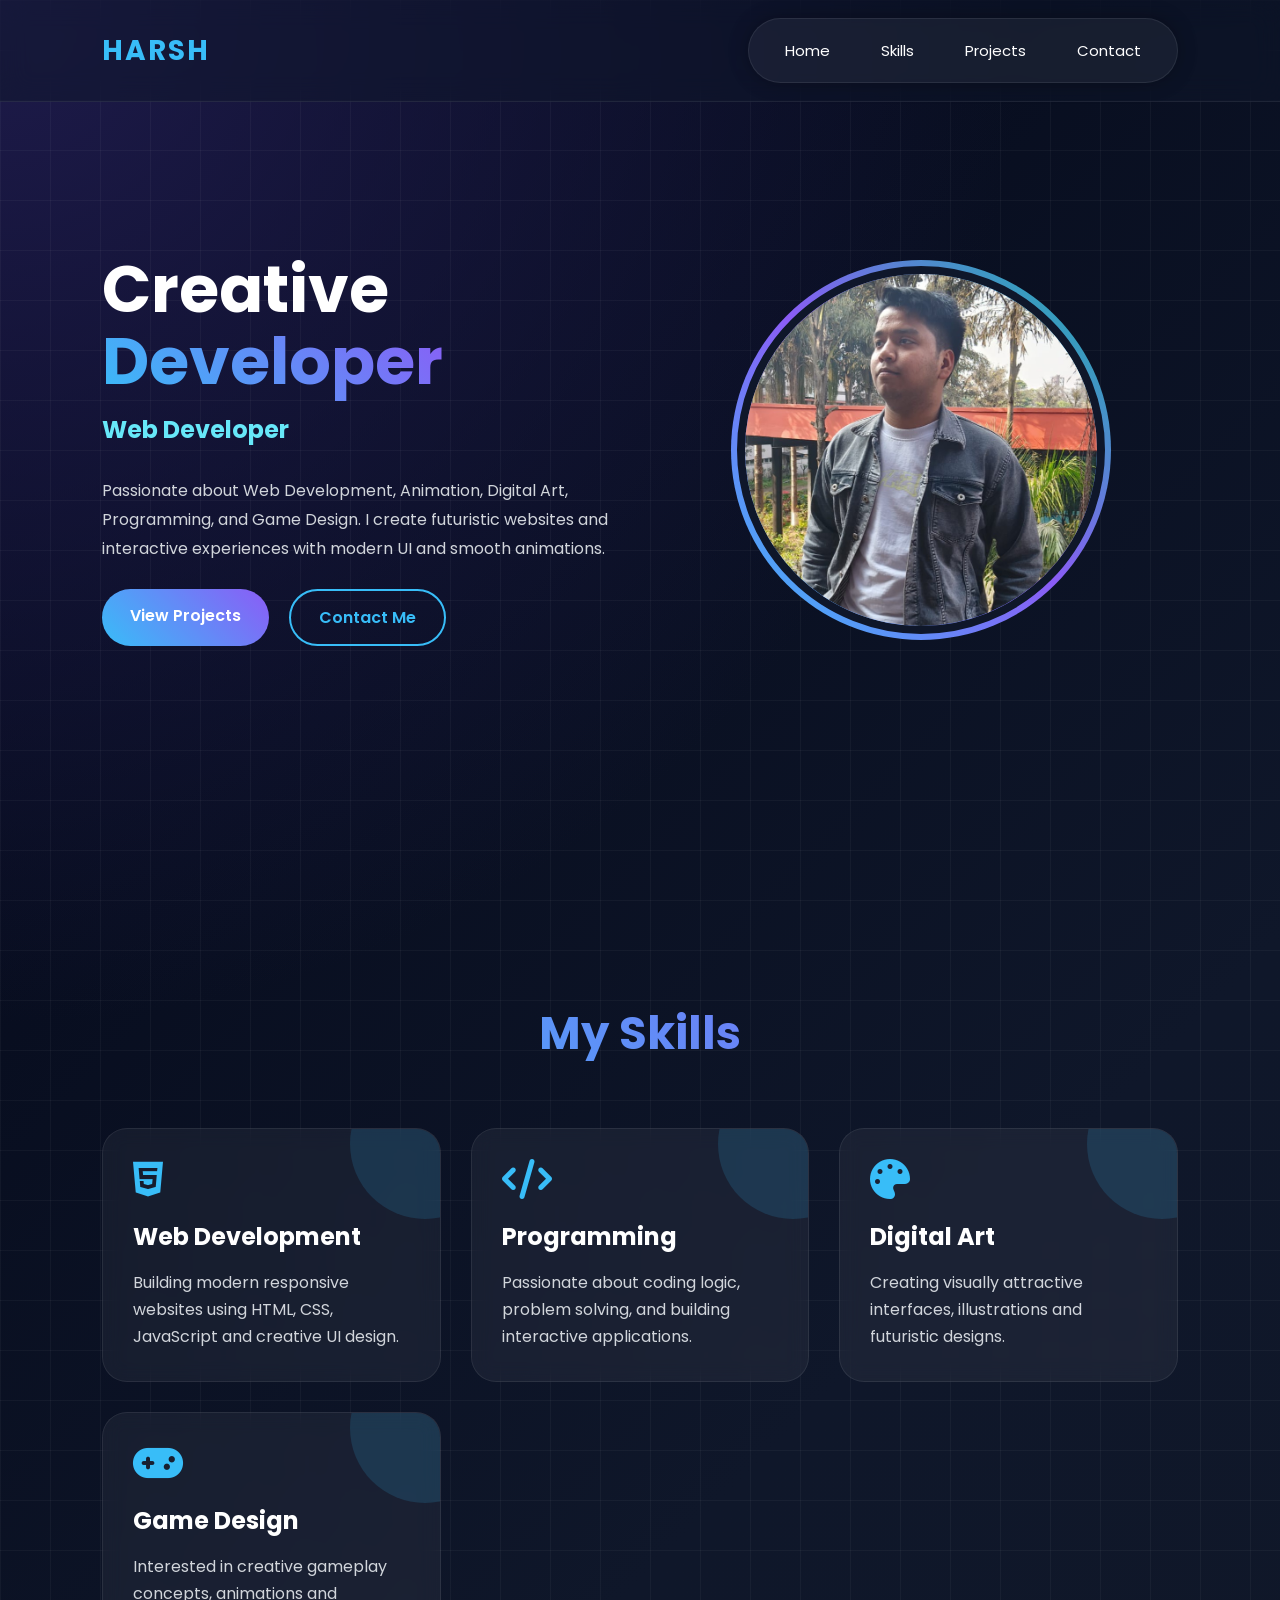
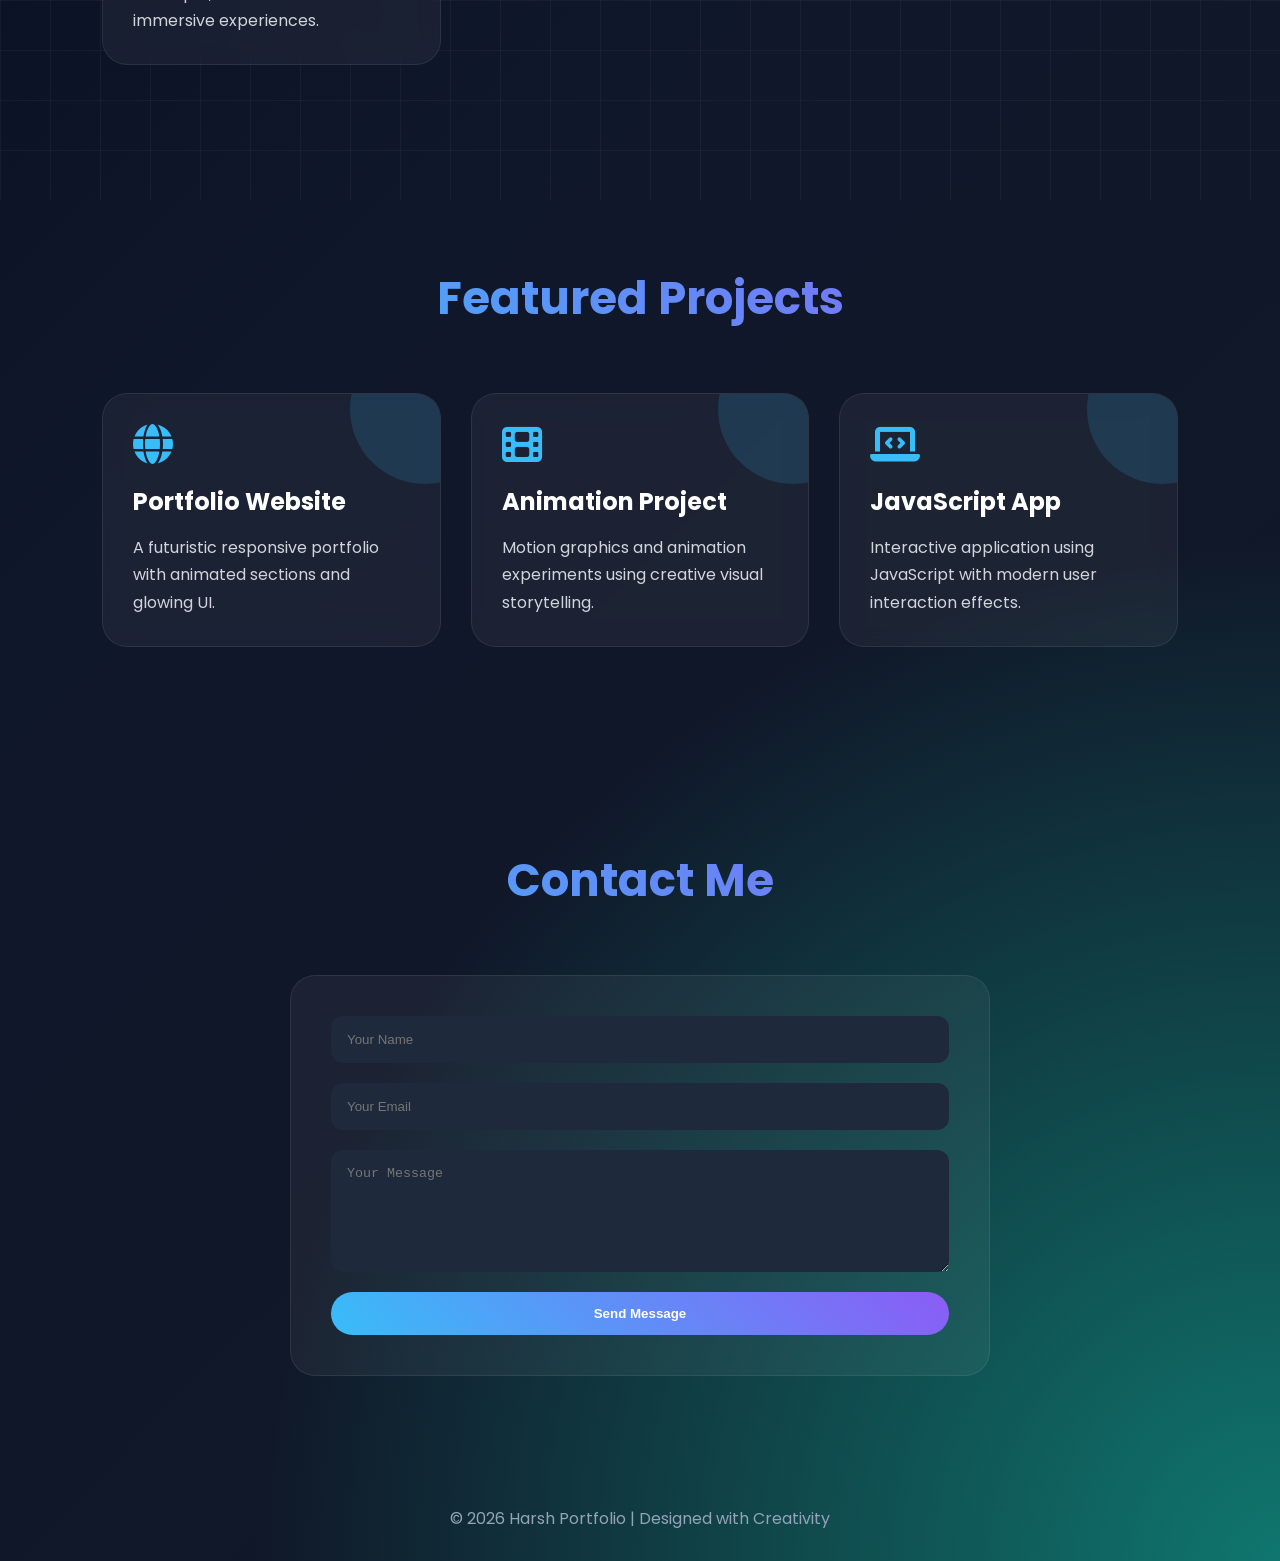
<file: portfolio/index.html>
<!DOCTYPE html>
<html lang="en">
<head>
<meta charset="UTF-8" />
<meta name="viewport" content="width=device-width, initial-scale=1.0"/>

<title>Creative Developer Portfolio</title>

<!-- GOOGLE FONT -->
<link href="https://fonts.googleapis.com/css2?family=Poppins:wght@300;400;500;600;700&display=swap" rel="stylesheet">

<!-- ICONS -->
<link rel="stylesheet"
href="https://cdnjs.cloudflare.com/ajax/libs/font-awesome/6.5.1/css/all.min.css"/>

<style>

*{
    margin:0;
    padding:0;
    box-sizing:border-box;
    scroll-behavior:smooth;
}

body{
    font-family:'Poppins',sans-serif;
    background:
    radial-gradient(circle at top left,#1e1b4b 0%,transparent 30%),
    radial-gradient(circle at bottom right,#0f766e 0%,transparent 30%),
    linear-gradient(135deg,#020617,#0f172a,#111827);
    color:white;
    overflow-x:hidden;
}

/* Animated Background */

body::before{
    content:"";
    position:fixed;
    width:200%;
    height:200%;
    background-image:
    linear-gradient(rgba(255,255,255,0.04) 1px,transparent 1px),
    linear-gradient(90deg,rgba(255,255,255,0.04) 1px,transparent 1px);
    background-size:50px 50px;
    animation:moveBg 20s linear infinite;
    z-index:-1;
}

@keyframes moveBg{
    0%{
        transform:translate(0,0);
    }
    100%{
        transform:translate(-50px,-50px);
    }
}

/* NAVBAR */

header{
    position:fixed;
    width:100%;
    top:0;
    z-index:1000;
    padding:18px 8%;
    backdrop-filter:blur(14px);
    background:rgba(15,23,42,0.5);
    border-bottom:1px solid rgba(255,255,255,0.08);

    display:flex;
    justify-content:space-between;
    align-items:center;
}

.logo{
    font-size:28px;
    font-weight:700;
    color:#38bdf8;
    letter-spacing:2px;
}

nav{
    display:flex;
    gap:15px;
    background:rgba(255,255,255,0.05);
    padding:10px 18px;
    border-radius:50px;
    border:1px solid rgba(255,255,255,0.08);
    box-shadow:0 0 20px rgba(0,0,0,0.3);
}

nav a{
    text-decoration:none;
    color:white;
    padding:10px 18px;
    border-radius:30px;
    transition:0.3s;
    font-size:15px;
}

nav a:hover{
    background:linear-gradient(45deg,#38bdf8,#8b5cf6);
    transform:translateY(-2px);
}

/* HERO */

.hero{
    min-height:100vh;
    display:flex;
    justify-content:space-between;
    align-items:center;
    padding:120px 8%;
    gap:50px;
    flex-wrap:wrap;
}

.hero-text{
    flex:1;
    min-width:300px;
}

.hero-text h1{
    font-size:65px;
    line-height:1.1;
}

.hero-text span{
    background:linear-gradient(45deg,#38bdf8,#8b5cf6);
    -webkit-background-clip:text;
    color:transparent;
}

.hero-text h3{
    margin-top:15px;
    color:#67e8f9;
    font-size:24px;
    height:40px;
}

.hero-text p{
    margin:25px 0;
    line-height:1.8;
    color:#d1d5db;
    max-width:600px;
}

.buttons{
    display:flex;
    gap:20px;
    flex-wrap:wrap;
}

.btn{
    padding:14px 28px;
    border-radius:40px;
    text-decoration:none;
    font-weight:600;
    transition:0.4s;
}

.primary-btn{
    background:linear-gradient(45deg,#38bdf8,#8b5cf6);
    color:white;
}

.secondary-btn{
    border:2px solid #38bdf8;
    color:#38bdf8;
}

.btn:hover{
    transform:translateY(-5px) scale(1.03);
    box-shadow:0 0 25px rgba(56,189,248,0.4);
}

/* HERO IMAGE */

.hero-image{
    flex:1;
    display:flex;
    justify-content:center;
    min-width:300px;
}

.circle{
    width:380px;
    height:380px;
    border-radius:50%;
    background:
    linear-gradient(45deg,#38bdf8,#8b5cf6,#14b8a6);
    padding:6px;
    animation:rotate 10s linear infinite;
}

.circle img{
    width:100%;
    height:100%;
    object-fit:cover;
    border-radius:50%;
    border:8px solid #0f172a;
}

@keyframes rotate{
    100%{
        transform:rotate(360deg);
    }
}

/* SECTION */

section{
    padding:100px 8%;
}

.section-title{
    text-align:center;
    font-size:45px;
    margin-bottom:60px;
    background:linear-gradient(45deg,#38bdf8,#8b5cf6);
    -webkit-background-clip:text;
    color:transparent;
}

/* CARDS */

.grid{
    display:grid;
    grid-template-columns:repeat(auto-fit,minmax(260px,1fr));
    gap:30px;
}

.card{
    background:rgba(255,255,255,0.05);
    border:1px solid rgba(255,255,255,0.08);
    padding:30px;
    border-radius:25px;
    backdrop-filter:blur(10px);
    transition:0.4s;
    position:relative;
    overflow:hidden;
}

.card::before{
    content:"";
    position:absolute;
    width:150px;
    height:150px;
    background:rgba(56,189,248,0.15);
    border-radius:50%;
    top:-60px;
    right:-60px;
}

.card:hover{
    transform:translateY(-10px);
    box-shadow:0 0 35px rgba(56,189,248,0.2);
}

.card i{
    font-size:40px;
    margin-bottom:20px;
    color:#38bdf8;
}

.card h3{
    margin-bottom:15px;
    font-size:24px;
}

.card p{
    color:#d1d5db;
    line-height:1.7;
}

/* CONTACT */

.contact-box{
    max-width:700px;
    margin:auto;
    background:rgba(255,255,255,0.05);
    padding:40px;
    border-radius:25px;
    border:1px solid rgba(255,255,255,0.08);
}

.contact-box form{
    display:flex;
    flex-direction:column;
    gap:20px;
}

.contact-box input,
.contact-box textarea{
    padding:16px;
    border:none;
    outline:none;
    border-radius:12px;
    background:#1e293b;
    color:white;
}

.contact-box button{
    border:none;
    cursor:pointer;
}

/* FOOTER */

footer{
    padding:30px;
    text-align:center;
    color:#94a3b8;
}

/* MOBILE */

@media(max-width:900px){

    .hero{
        flex-direction:column-reverse;
        text-align:center;
    }

    .hero-text h1{
        font-size:50px;
    }

    nav{
        gap:5px;
        padding:8px;
    }

    nav a{
        padding:8px 12px;
        font-size:13px;
    }

    .circle{
        width:300px;
        height:300px;
    }
}

</style>
</head>

<body>

<!-- NAVBAR -->

<header>

    <div class="logo">HARSH</div>

    <nav>
        <a href="#home">Home</a>
        <a href="#skills">Skills</a>
        <a href="#projects">Projects</a>
        <a href="#contact">Contact</a>
    </nav>

</header>

<!-- HERO -->

<section class="hero" id="home">

    <div class="hero-text">

        <h1>
            Creative <span>Developer</span>
        </h1>

        <h3 id="typing"></h3>

        <p>
            Passionate about Web Development, Animation,
            Digital Art, Programming, and Game Design.
            I create futuristic websites and interactive
            experiences with modern UI and smooth animations.
        </p>

        <div class="buttons">
            <a href="#projects" class="btn primary-btn">
                View Projects
            </a>

            <a href="#contact" class="btn secondary-btn">
                Contact Me
            </a>
        </div>

    </div>

    <div class="hero-image">

        <div class="circle">
            <img src="IMG-20260221-WA0023(1).jpg.jpeg">
        </div>

    </div>

</section>

<!-- SKILLS -->

<section id="skills">

    <h2 class="section-title">My Skills</h2>

    <div class="grid">

        <div class="card">
            <i class="fa-brands fa-html5"></i>
            <h3>Web Development</h3>
            <p>
                Building modern responsive websites using
                HTML, CSS, JavaScript and creative UI design.
            </p>
        </div>

        <div class="card">
            <i class="fa-solid fa-code"></i>
            <h3>Programming</h3>
            <p>
                Passionate about coding logic, problem solving,
                and building interactive applications.
            </p>
        </div>

        <div class="card">
            <i class="fa-solid fa-palette"></i>
            <h3>Digital Art</h3>
            <p>
                Creating visually attractive interfaces,
                illustrations and futuristic designs.
            </p>
        </div>

        <div class="card">
            <i class="fa-solid fa-gamepad"></i>
            <h3>Game Design</h3>
            <p>
                Interested in creative gameplay concepts,
                animations and immersive experiences.
            </p>
        </div>

    </div>

</section>

<!-- PROJECTS -->

<section id="projects">

    <h2 class="section-title">Featured Projects</h2>

    <div class="grid">

        <div class="card">
            <i class="fa-solid fa-globe"></i>
            <h3>Portfolio Website</h3>
            <p>
                A futuristic responsive portfolio with
                animated sections and glowing UI.
            </p>
        </div>

        <div class="card">
            <i class="fa-solid fa-film"></i>
            <h3>Animation Project</h3>
            <p>
                Motion graphics and animation experiments
                using creative visual storytelling.
            </p>
        </div>

        <div class="card">
            <i class="fa-solid fa-laptop-code"></i>
            <h3>JavaScript App</h3>
            <p>
                Interactive application using JavaScript
                with modern user interaction effects.
            </p>
        </div>

    </div>

</section>

<!-- CONTACT -->

<section id="contact">

    <h2 class="section-title">Contact Me</h2>

    <div class="contact-box">

        <form id="contactForm">

            <input type="text" placeholder="Your Name" required>

            <input type="email" placeholder="Your Email" required>

            <textarea rows="6"
            placeholder="Your Message"
            required></textarea>

            <button class="btn primary-btn">
                Send Message
            </button>

        </form>

    </div>

</section>

<!-- FOOTER -->

<footer>
    © 2026 Harsh Portfolio | Designed with Creativity
</footer>

<!-- JAVASCRIPT -->

<script>

const texts = [
    "Web Developer",
    "Creative Programmer",
    "Digital Artist",
    "Game Designer"
];

let count = 0;
let index = 0;
let currentText = "";
let letter = "";

(function type(){

    if(count === texts.length){
        count = 0;
    }

    currentText = texts[count];
    letter = currentText.slice(0, ++index);

    document.getElementById("typing").textContent = letter;

    if(letter.length === currentText.length){

        count++;
        index = 0;

        setTimeout(type,1200);

    }else{

        setTimeout(type,100);
    }

})();

document
.getElementById("contactForm")
.addEventListener("submit",function(e){

    e.preventDefault();

    alert("Message Sent Successfully!");

});

</script>

</body>
</html>
</file>
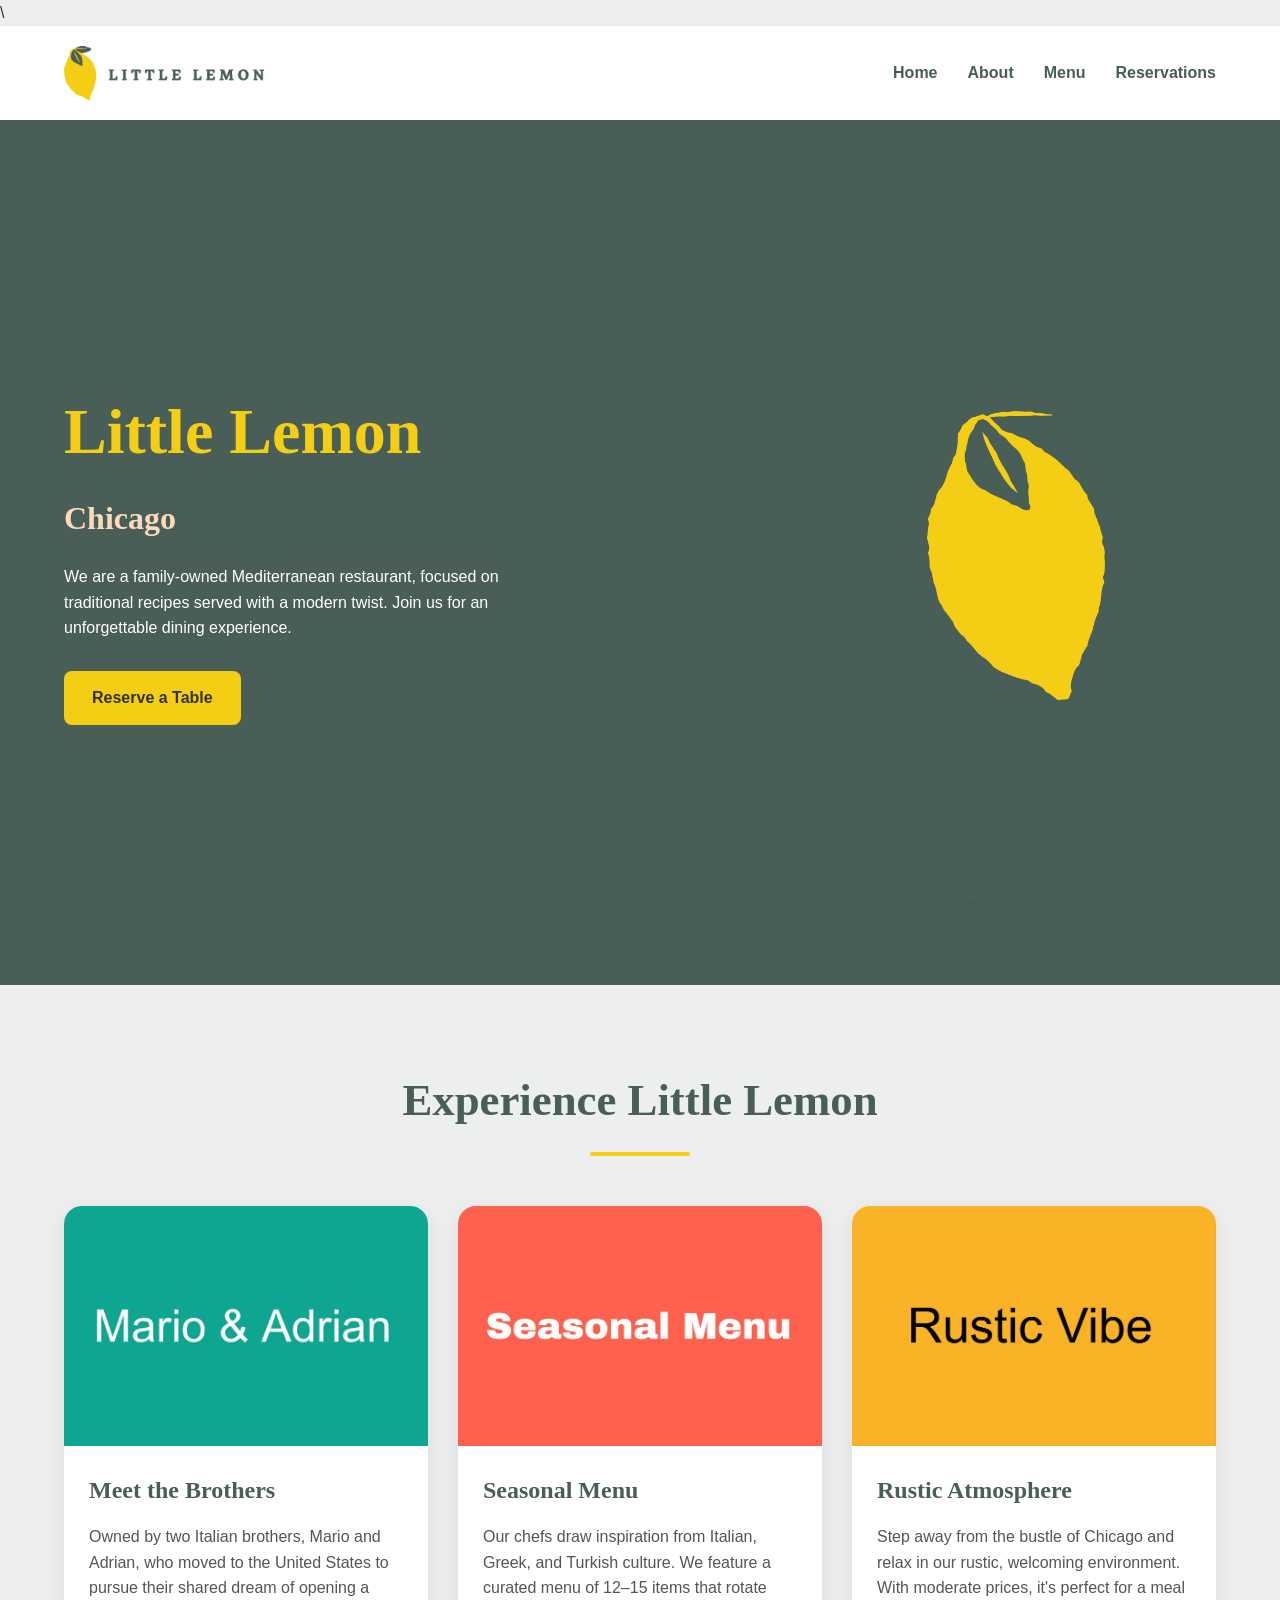
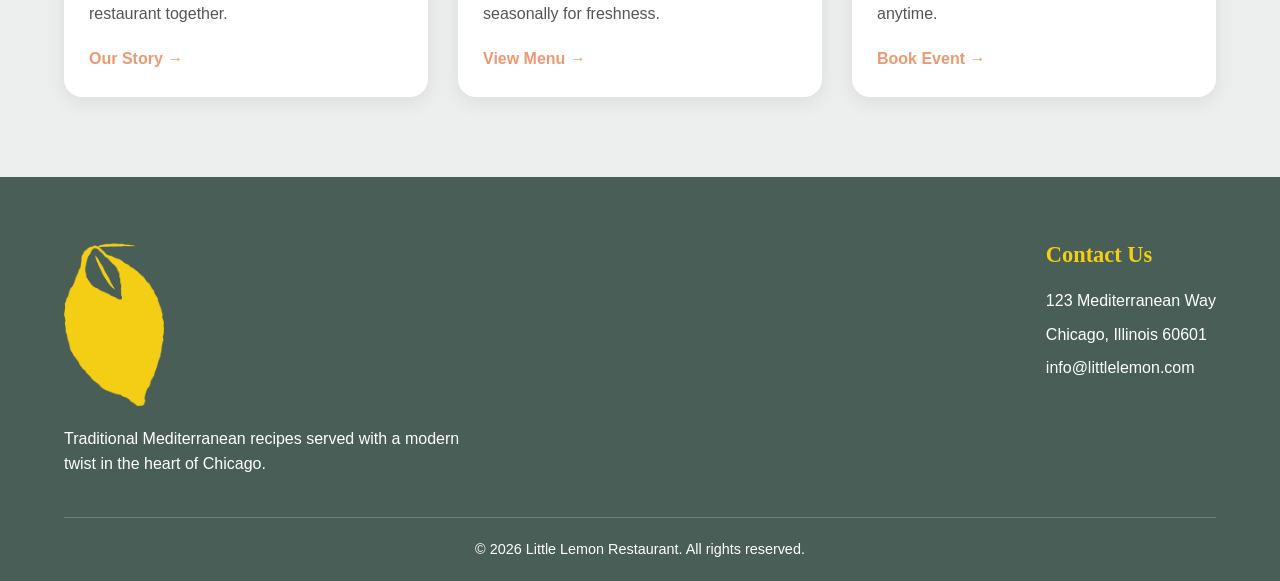
<file: project2/index.html>
\<!DOCTYPE html>
<html lang="en">
<head>
    <meta charset="UTF-8">
    <meta name="viewport" content="width=device-width, initial-scale=1.0">
    <title>Little Lemon</title>
    <link rel="stylesheet" href="style.css">
</head>
<body>
    <header>
        <div class="header-inner">
            <a href="#" class="logo">
                <img src="Asset 16@4x.png" alt="Little Lemon Logo" class="logo_img">
            </a>
            
            <nav>
                <ul>
                    <li><a href="#">Home</a></li>
                    <li><a href="#">About</a></li>
                    <li><a href="#">Menu</a></li>
                    <li><a href="#">Reservations</a></li>
                </ul>
            </nav>
        </div>
    </header>
    <main>
        <section class ="banner">

        </section>
        <section class= "highlight">
            <div class="container banner-inner">
                <div class="banner-content">
                    <h1 class="serif">Little Lemon</h1>
                    <h2 class="serif">Chicago</h2>
                    <p>We are a family-owned Mediterranean restaurant, focused on traditional recipes served with a modern twist. Join us for an unforgettable dining experience.</p>
                    <a href="#" class="btn">Reserve a Table</a>
                </div>
                <div class="banner-image">
                    <img src="Asset 20@4x.png" alt="Little Lemon Emblem">
                </div>
            </div>
        </section>
        <section class="highlights container">
            <div class="section-header">
                <h2 class="serif">Experience Little Lemon</h2>
                <div class="divider"></div>
            </div>

            <div class="grid-cards">
                <!-- Card 1 -->
                <article class="card">
                    <div class="card-img-container">
                        <img src="mario.jpeg" alt="Mario and Adrian">
                    </div>
                    <div class="card-content">
                        <h3 class="serif">Meet the Brothers</h3>
                        <p>Owned by two Italian brothers, Mario and Adrian, who moved to the United States to pursue their shared dream of opening a restaurant together.</p>
                        <a href="#" class="card-link">Our Story &rarr;</a>
                    </div>
                </article>

                <!-- Card 2 -->
                <article class="card">
                    <div class="card-img-container">
                        <img src="seasonal.jpeg" alt="Mediterranean Dish">
                    </div>
                    <div class="card-content">
                        <h3 class="serif">Seasonal Menu</h3>
                        <p>Our chefs draw inspiration from Italian, Greek, and Turkish culture. We feature a curated menu of 12–15 items that rotate seasonally for freshness.</p>
                        <a href="#" class="card-link">View Menu &rarr;</a>
                    </div>
                </article>

                <!-- Card 3 -->
                <article class="card">
                    <div class="card-img-container">
                        <img src="rustic.jpeg" alt="Restaurant Interior">
                    </div>
                    <div class="card-content">
                        <h3 class="serif">Rustic Atmosphere</h3>
                        <p>Step away from the bustle of Chicago and relax in our rustic, welcoming environment. With moderate prices, it's perfect for a meal anytime.</p>
                        <a href="#" class="card-link">Book Event &rarr;</a>
                    </div>
                </article>
            </div>
        </section>
    </main>
    <footer>
        <div class="container">
            <div class="footer-inner">
                <div class="footer-brand">
                    <img src="Asset 9@4x.png" alt="Little Lemon Icon" class="footer-logo">
                    <p>Traditional Mediterranean recipes served with a modern twist in the heart of Chicago.</p>
                </div>
                
                <div class="footer-links">
                    <h4 class="serif">Contact Us</h4>
                    <p>123 Mediterranean Way</p>
                    <p>Chicago, Illinois 60601</p>
                    <p>info@littlelemon.com</p>
                </div>
            </div>
            
            <div class="copyright">
                <p>&copy; 2026 Little Lemon Restaurant. All rights reserved.</p>
            </div>
        </div>
    </footer>
</body>
</html>
</file>
<file: project2/style.css>
/* =========================
   COLOR THEME
========================= */

:root {
    --primary-green: #495E57;
    --primary-yellow: #F4CE14;
    --secondary-orange: #EE9972;
    --secondary-pink: #FBDABB;
    --light-gray: #EDEFEE;
    --dark-text: #333333;
}

/* =========================
   RESET
========================= */

* {
    margin: 0;
    padding: 0;
    box-sizing: border-box;
}

/* =========================
   BASE STYLES
========================= */

body {
    font-family: Arial, sans-serif;
    background-color: var(--light-gray);
    color: var(--dark-text);
    line-height: 1.6;
}

img {
    width: 100%;
    display: block;
}

a {
    text-decoration: none;
}

ul {
    list-style: none;
}

.container {
    width: 90%;
    max-width: 1200px;
    margin: auto;
}

.serif {
    font-family: Georgia, serif;
}

/* =========================
   HEADER
========================= */

header {
    background-color: white;
    padding: 20px 0;
    box-shadow: 0 2px 10px rgba(0,0,0,0.05);
}

.header-inner {
    width: 90%;
    max-width: 1200px;
    margin: auto;

    display: flex;
    justify-content: space-between;
    align-items: center;
}

.logo_img {
    width: 200px;
}

nav ul {
    display: flex;
    gap: 30px;
}

nav a {
    color: var(--primary-green);
    font-weight: bold;
    transition: 0.3s;
}

nav a:hover {
    color: var(--primary-yellow);
}

/* =========================
   HERO SECTION
========================= */

.highlight {
    background-color: var(--primary-green);
    padding: 80px 0;
    color: white;
}

.banner-inner {
    display: grid;
    grid-template-columns: 1fr 1fr;
    gap: 50px;
    align-items: center;
}

.banner-content h1 {
    font-size: 4rem;
    color: var(--primary-yellow);
    margin-bottom: 10px;
}

.banner-content h2 {
    font-size: 2rem;
    color: var(--secondary-pink);
    margin-bottom: 20px;
}

.banner-content p {
    margin-bottom: 30px;
    max-width: 500px;
}

.btn {
    display: inline-block;
    background-color: var(--primary-yellow);
    color: var(--dark-text);
    padding: 14px 28px;
    border-radius: 8px;
    font-weight: bold;
    transition: 0.3s;
}

.btn:hover {
    background-color: var(--secondary-orange);
    color: white;
}

.banner-image img {
    border-radius: 20px;
    max-width: 400px;
    margin-left: auto;
}

/* =========================
   HIGHLIGHTS SECTION
========================= */

.highlights {
    padding: 80px 0;
}

.section-header {
    text-align: center;
    margin-bottom: 50px;
}

.section-header h2 {
    font-size: 2.8rem;
    color: var(--primary-green);
}

.divider {
    width: 100px;
    height: 4px;
    background-color: var(--primary-yellow);
    margin: 15px auto;
    border-radius: 10px;
}

/* =========================
   GRID CARDS
========================= */

.grid-cards {
    display: grid;
    grid-template-columns: repeat(3, 1fr);
    gap: 30px;
}

.card {
    background-color: white;
    border-radius: 18px;
    overflow: hidden;
    box-shadow: 0 5px 20px rgba(0,0,0,0.08);
    transition: 0.3s;
}

.card:hover {
    transform: translateY(-8px);
}

.card-img-container img {
    height: 240px;
    object-fit: cover;
}

.card-content {
    padding: 25px;
}

.card-content h3 {
    color: var(--primary-green);
    margin-bottom: 15px;
    font-size: 1.5rem;
}

.card-content p {
    margin-bottom: 20px;
    color: #555;
}

.card-link {
    color: var(--secondary-orange);
    font-weight: bold;
}

.card-link:hover {
    color: var(--primary-green);
}

/* =========================
   FOOTER
========================= */

footer {
    background-color: var(--primary-green);
    color: white;
    padding: 60px 0 20px;
}

.footer-inner {
    display: flex;
    justify-content: space-between;
    gap: 40px;
    margin-bottom: 40px;
}

.footer-brand {
    max-width: 400px;
}

.footer-logo {
    width: 100px;
    margin-bottom: 20px;
}

.footer-links h4 {
    color: var(--primary-yellow);
    margin-bottom: 15px;
    font-size: 1.4rem;
}

.footer-links p {
    margin-bottom: 8px;
}

.copyright {
    text-align: center;
    border-top: 1px solid rgba(255,255,255,0.2);
    padding-top: 20px;
    font-size: 0.9rem;
}

/* =========================
   RESPONSIVE DESIGN
========================= */

@media (max-width: 900px) {

    .banner-inner {
        grid-template-columns: 1fr;
        text-align: center;
    }

    .banner-content p {
        margin: auto auto 30px;
    }

    .banner-image img {
        margin: auto;
    }

    .grid-cards {
        grid-template-columns: 1fr;
    }

    .footer-inner {
        flex-direction: column;
        text-align: center;
    }
}

@media (max-width: 600px) {

    .header-inner {
        flex-direction: column;
        gap: 20px;
    }

    nav ul {
        flex-direction: column;
        align-items: center;
        gap: 15px;
    }

    .banner-content h1 {
        font-size: 2.8rem;
    }

    .banner-content h2 {
        font-size: 1.5rem;
    }

    .section-header h2 {
        font-size: 2rem;
    }
}
</file>
